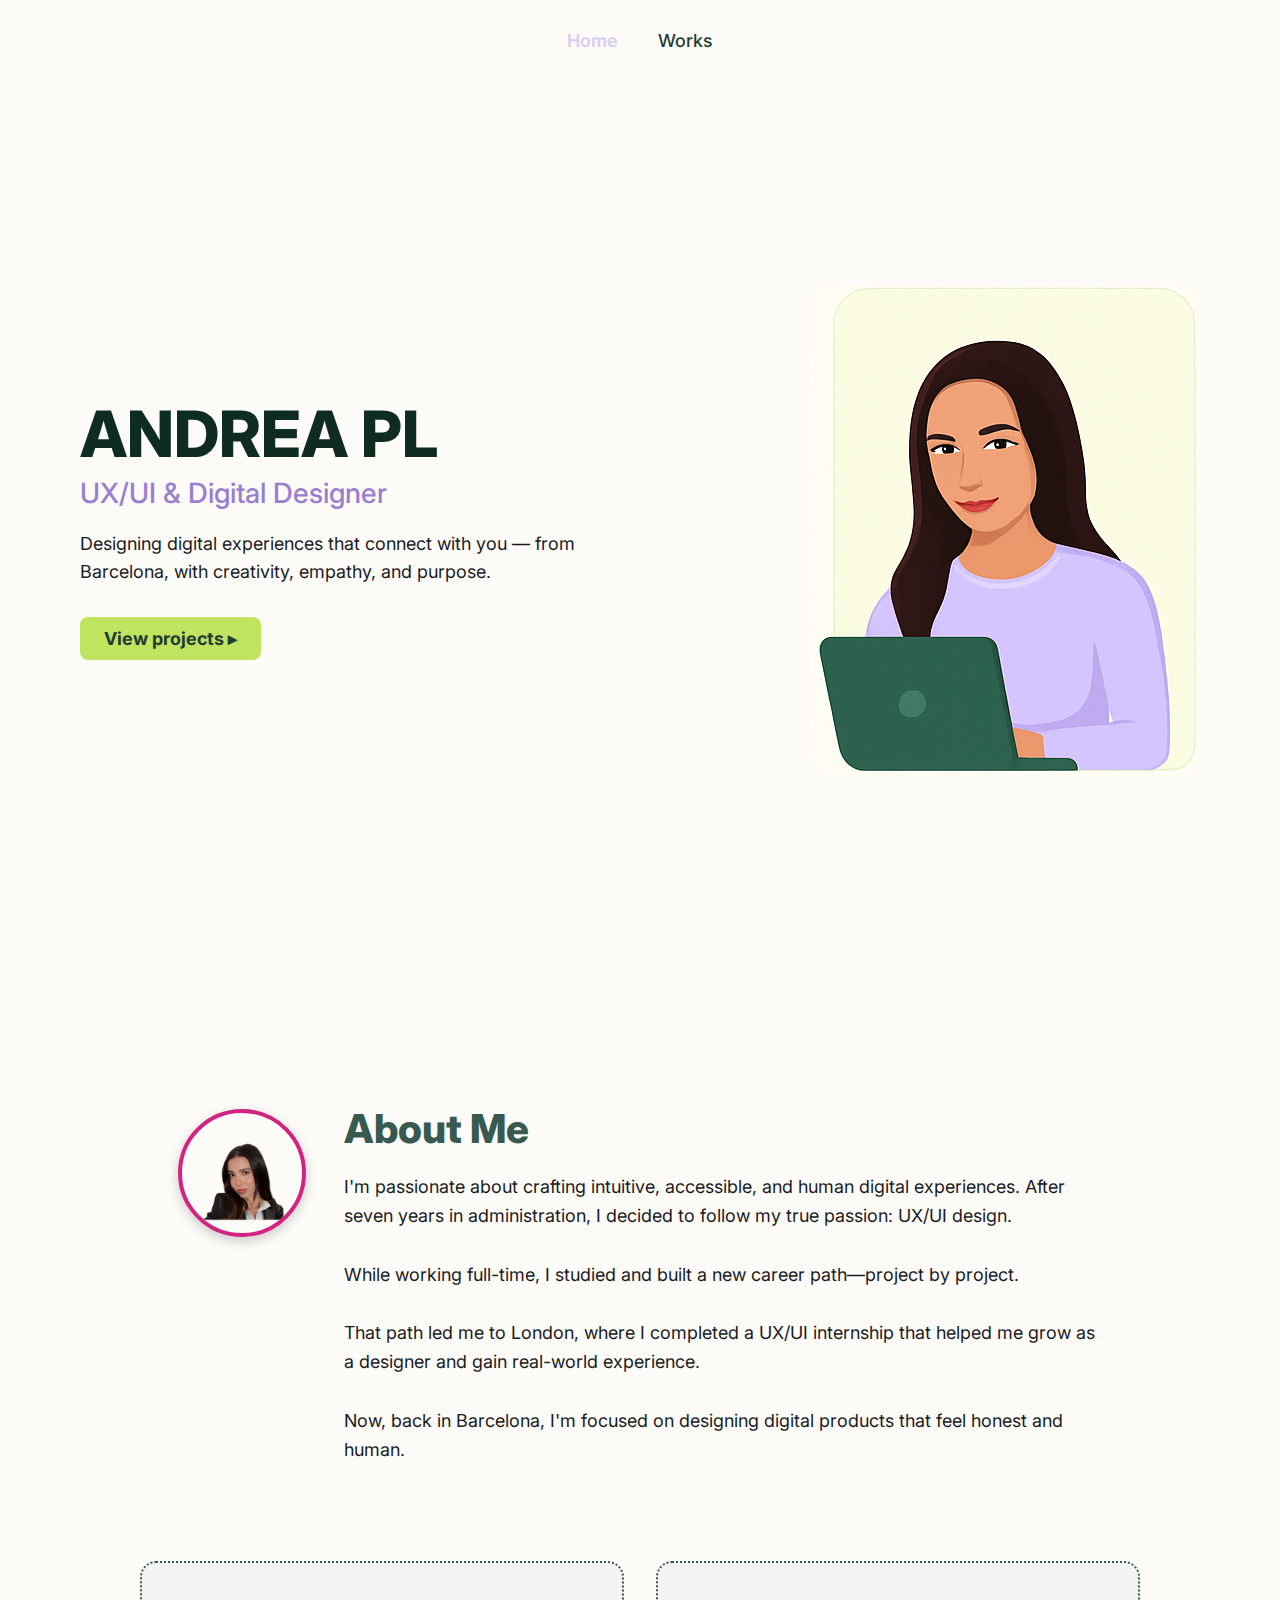
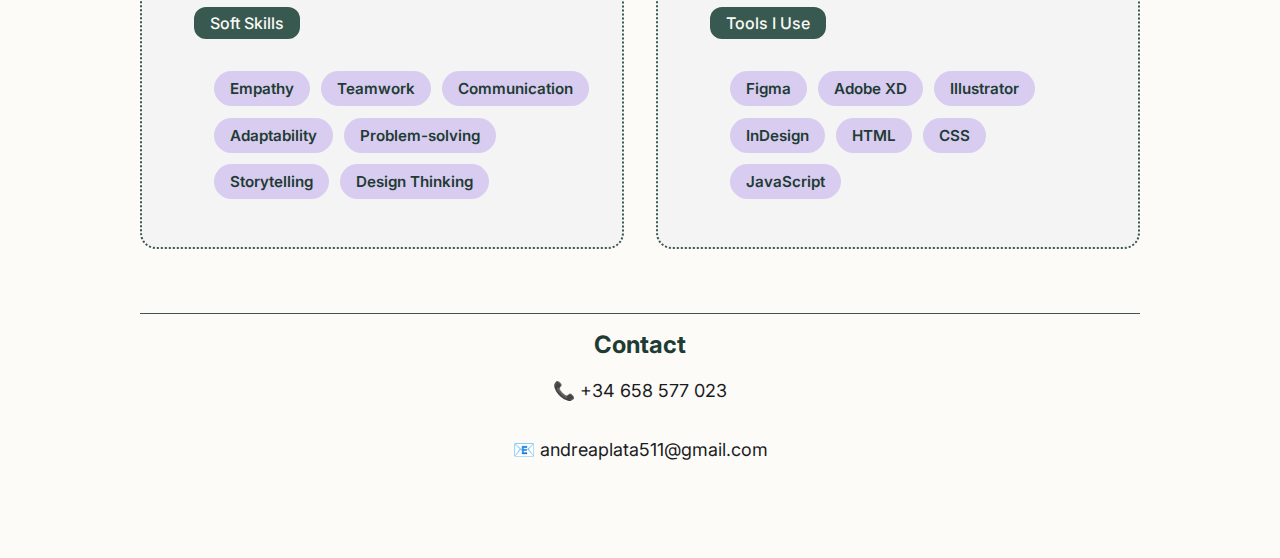
<file: index.html>
<!DOCTYPE html>
<html lang="es">
<head>
  <meta charset="UTF-8" />
  <meta name="viewport" content="width=device-width, initial-scale=1.0" />
  <title>Andrea Plata - UX/UI & Digital Designer</title>
  <link rel="stylesheet" href="styles.css" />
  <link href="https://fonts.googleapis.com/css2?family=Inter:wght@400;600;800&display=swap" rel="stylesheet">

</head>
<body> 
  <header class="navbar">
    <nav>
      <ul>
        <li class="active"><a href="index.html">Home</a></li>
        <li><a href="works.html">Works</a></li>
      </ul>
    </nav>
  </header>
  <div class="container">
    <div class="text-section">
      <h1><span>ANDREA</span><br>PLATA</h1>
      <h2>UX/UI & Digital Designer</h2>
      <p>Designing digital experiences that connect with you — from Barcelona, with creativity, empathy, and purpose.</p>
      <a href="works.html" class="btn">View projects ▸</a>
    </div>
    <div class="image-section">
      <img src="home-portfolio-andrea.png" alt="Andrea Plata ilustración">
    </div>
  </div>
  <main class="about-page">
    <!-- Intro with photo -->
    <section class="intro-photo">
  <div class="intro-image">
    <img src="foto-andrea.png" alt="Andrea Plata" />
  </div>

  <div class="intro-text">
    <h1 class="section-title">About Me</h1>
    <p>
      I'm passionate about crafting intuitive, accessible, and human digital experiences. After seven years in administration, I decided to follow my true passion: UX/UI design.
    </p>
    <p>
      While working full-time, I studied and built a new career path—project by project.
    </p>
    <p>
      That path led me to London, where I completed a UX/UI internship that helped me grow as a designer and gain real-world experience.
    </p>
    <p>
      Now, back in Barcelona, I'm focused on designing digital products that feel honest and human.
    </p>
    <div class="cta">
</div>
</section>
    <!-- Skills & Tools -->
    <section class="grid-section">
      <div class="grid-card">
        <h2 class="tag">Soft Skills</h2>
        <ul class="pill-list">
          <li>Empathy</li>
          <li>Teamwork</li>
          <li>Communication</li>
          <li>Adaptability</li>
          <li>Problem-solving</li>
          <li>Storytelling</li>
          <li>Design Thinking</li>
        </ul>
      </div>
      <div class="grid-card">
        <h2 class="tag">Tools I Use</h2>
        <ul class="pill-list">
          <li>Figma</li>
          <li>Adobe XD</li>
          <li>Illustrator</li>
          <li>InDesign</li>
          <li>HTML</li>
          <li>CSS</li>
          <li>JavaScript</li>
        </ul>
      </div>
    </section>

    <!-- Contact -->
    <section class="contact-section">
      <hr />
      <h3>Contact</h3>
      <p>📞 +34 658 577 023</p>
      <p>📧 andreaplata511@gmail.com</p>
    </section>
  </main>
  <script src="main.js"></script>
</body>
</html>
</file>
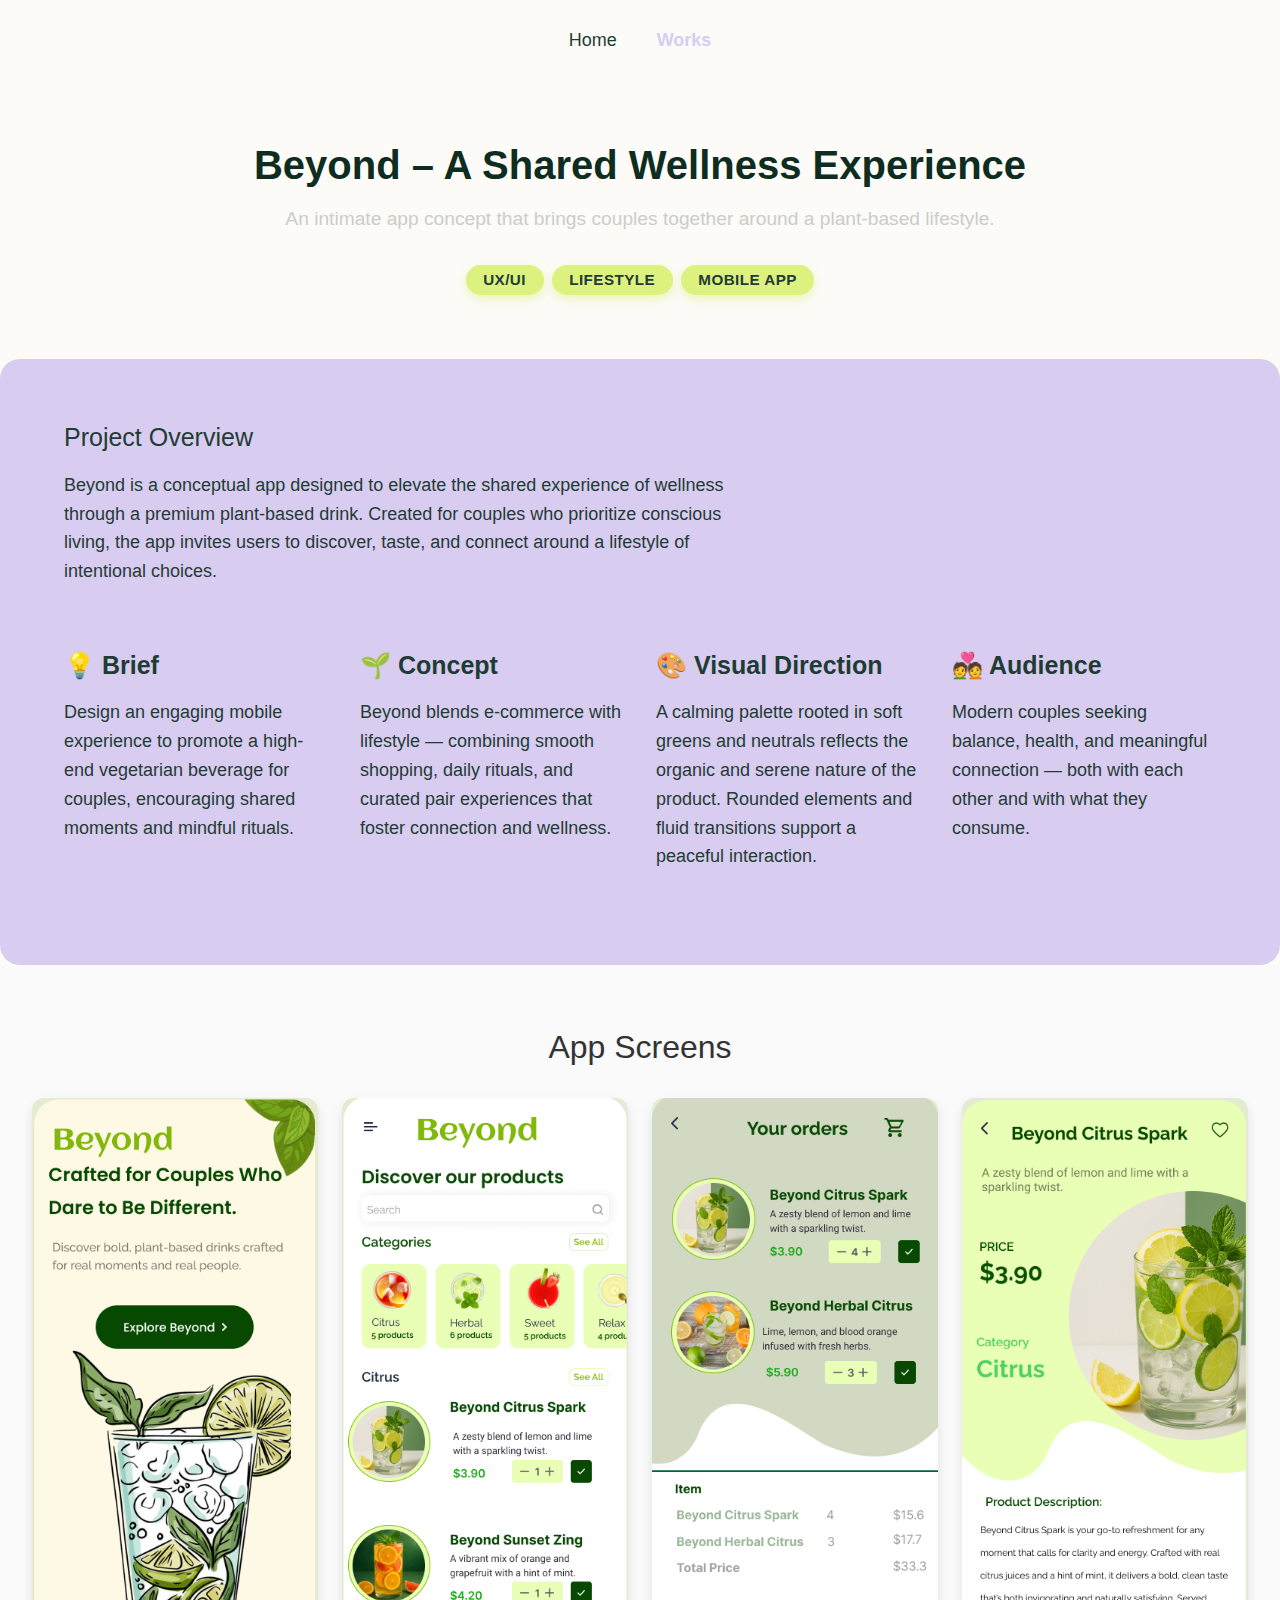
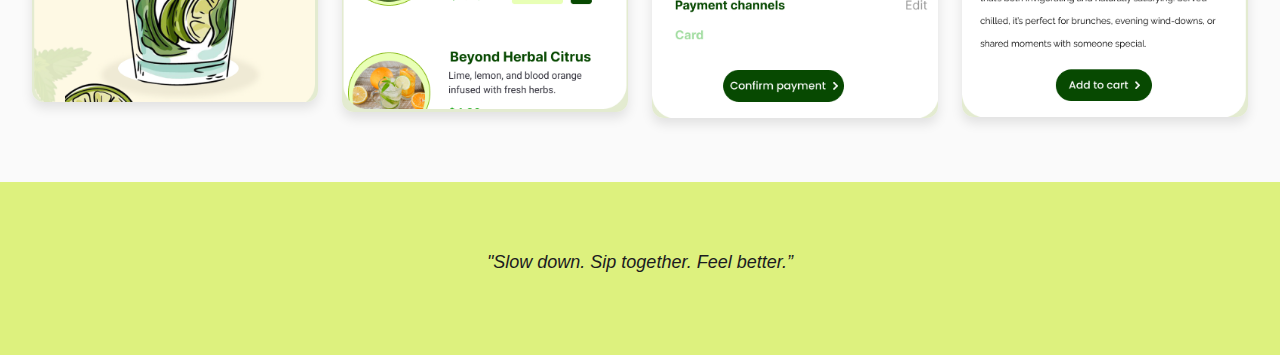
<file: beyond.html>
<!DOCTYPE html>
<html lang="en">
<head>
  <meta charset="UTF-8" />
  <meta name="viewport" content="width=device-width, initial-scale=1.0"/>
  <title>Custom Wellness App – UX/UI</title>
  <link rel="stylesheet" href="styles.css" />
</head>
<body>

  <header class="navbar">
    <nav>
      <ul>
        <li><a href="index.html">Home</a></li>
        <li class="active"><a href="works.html">Works</a></li>
      </ul>
    </nav>
  </header>

  <!-- HERO -->
  <section class="hero-case">
    <div class="hero-text">
      <h1>Beyond – A Shared Wellness Experience</h1>
      <p>An intimate app concept that brings couples together around a plant-based lifestyle.</p>
      <div class="tags">
        <span>UX/UI</span>
        <span>Lifestyle</span>
        <span>Mobile App</span>
      </div>
    </div>
  </section>

  <!-- PROJECT SUMMARY -->
 <!-- PROJECT SUMMARY -->
<section class="project-summary">
  <h2>Project Overview</h2>
  <p class="summary-intro">
    Beyond is a conceptual app designed to elevate the shared experience of wellness through a premium plant-based drink. Created for couples who prioritize conscious living, the app invites users to discover, taste, and connect around a lifestyle of intentional choices.
  </p>
  <div class="summary-grid">
    <div class="summary-point">
      <h4>💡 Brief</h4>
      <p>Design an engaging mobile experience to promote a high-end vegetarian beverage for couples, encouraging shared moments and mindful rituals.</p>
    </div>
    <div class="summary-point">
      <h4>🌱 Concept</h4>
      <p>Beyond blends e-commerce with lifestyle — combining smooth shopping, daily rituals, and curated pair experiences that foster connection and wellness.</p>
    </div>
    <div class="summary-point">
      <h4>🎨 Visual Direction</h4>
      <p>A calming palette rooted in soft greens and neutrals reflects the organic and serene nature of the product. Rounded elements and fluid transitions support a peaceful interaction.</p>
    </div>
    <div class="summary-point">
      <h4>💑 Audience</h4>
      <p>Modern couples seeking balance, health, and meaningful connection — both with each other and with what they consume.</p>
    </div>
  </div>
</section>

  <!-- VISUAL SCREENS -->
 <section class="visual-screens-clean">
  <h2>App Screens</h2>
  <div class="screen-grid">
    <img src="beyond%201.png" alt="Home screen of wellness app">
    <img src="Beyond%202.png" alt="Routine selector screen">
    <img src="beyond3.png" alt="Breathing exercise screen">
    <img src="beyond.png" alt="User profile or settings screen">
  </div>
</section>


  <!-- QUOTE -->
  <section class="quote-block">
    <p>"Slow down. Sip together. Feel better.”</p>
  </section>
<div id="imageModal" class="modal">
    <span class="close">&times;</span>
  <img class="modal-content" id="modalImage" src="[data-uri]" alt="">
  </div>

  <!-- JS externo -->
  <script src="main.js"></script>
</body>
</html>
</file>
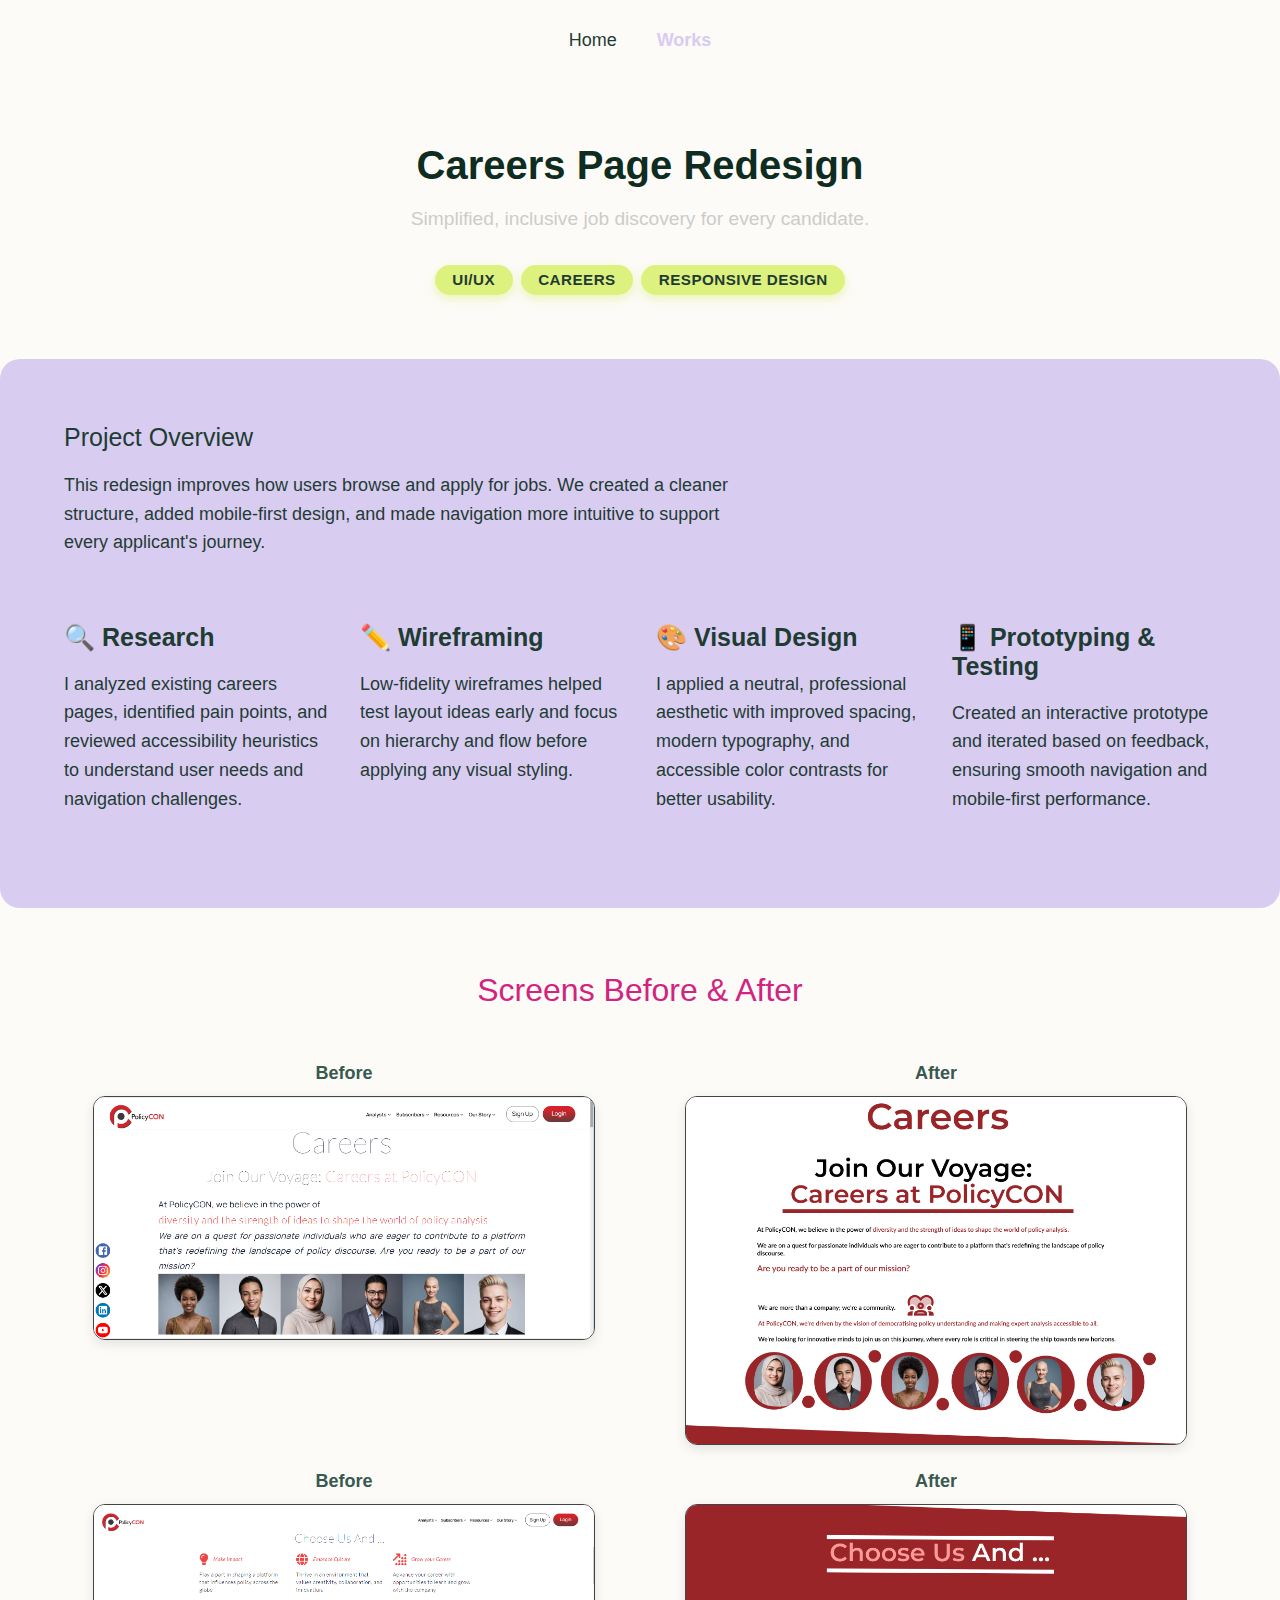
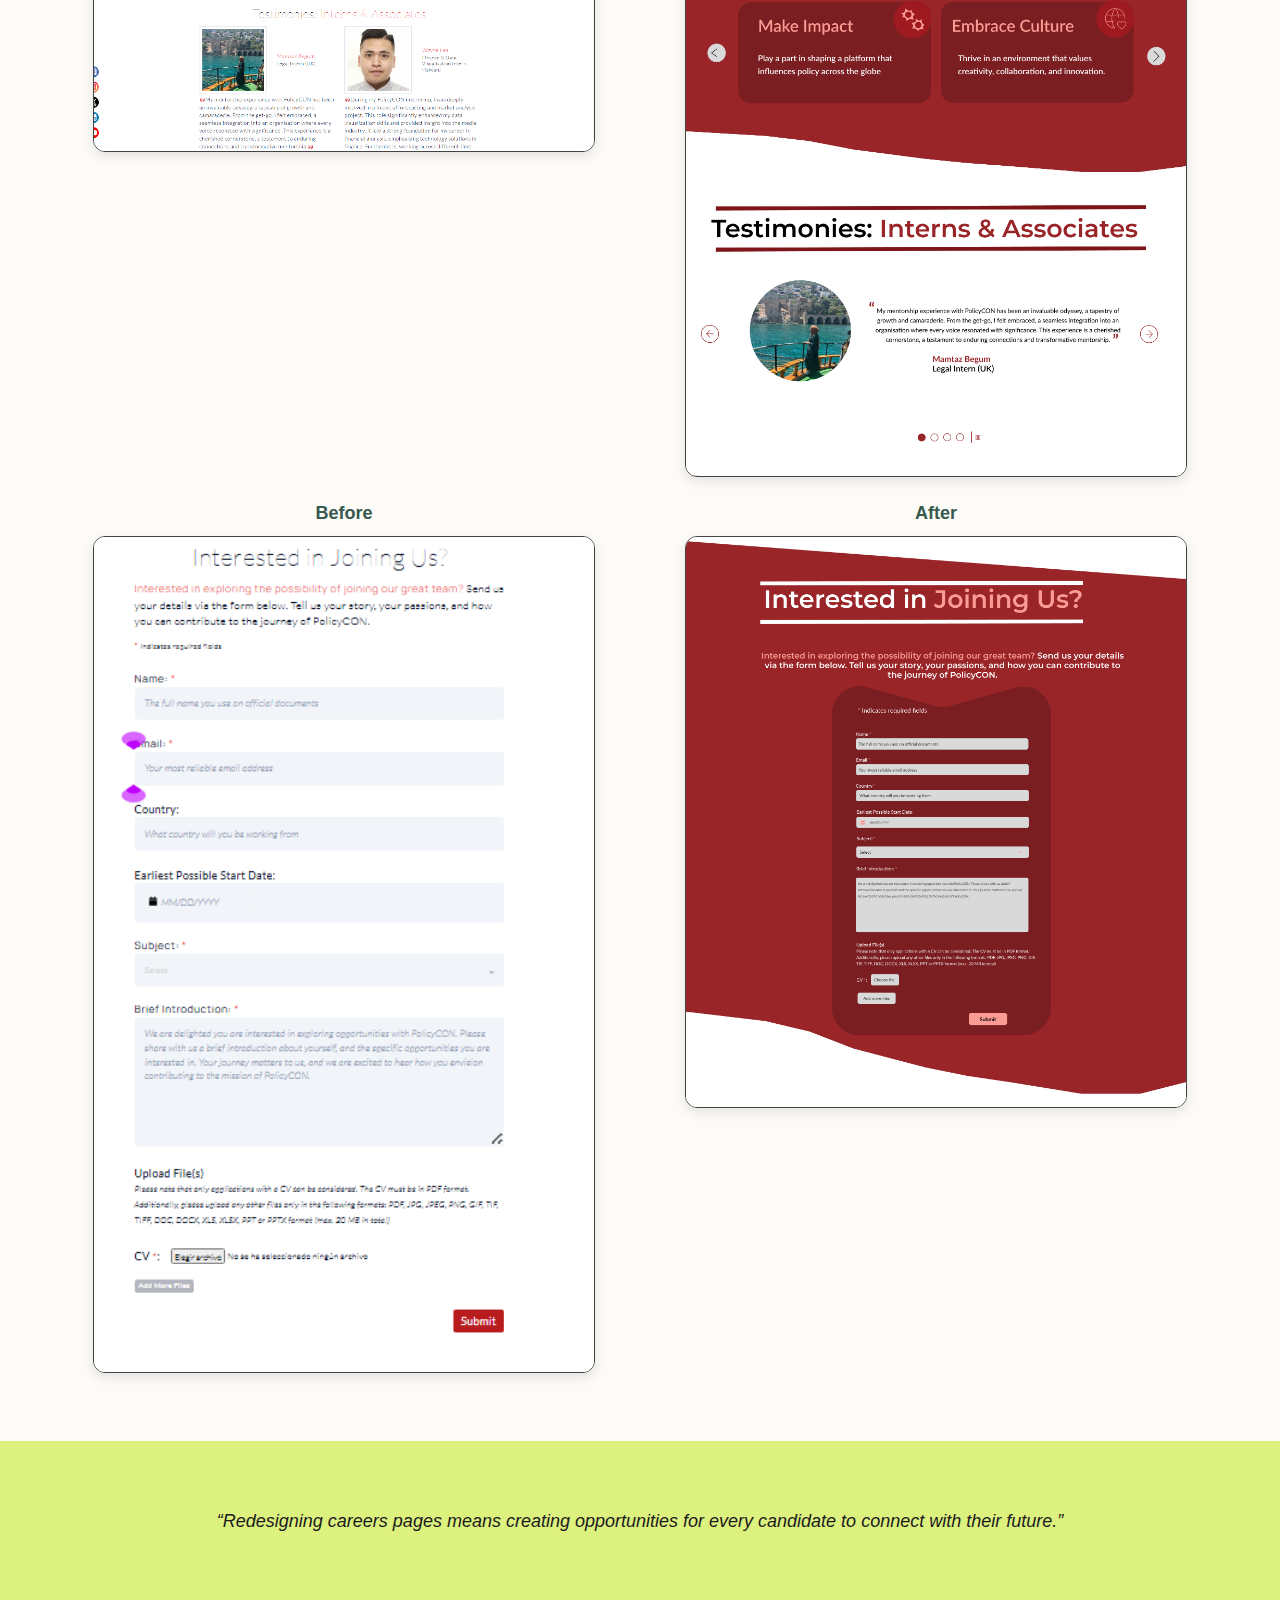
<file: carrers.html>
<!DOCTYPE html>
<html lang="en">
<head>
  <meta charset="UTF-8" />
  <meta name="viewport" content="width=device-width, initial-scale=1.0"/>
  <title>Careers Page Redesign – PolicyCON</title>
  <link rel="stylesheet" href="styles.css" />
</head>
<body>
  <header class="navbar">
    <nav>
      <ul>
        <li><a href="index.html">Home</a></li>
        <li class="active"><a href="works.html">Works</a></li>
      </ul>
    </nav>
  </header>

  <!-- HERO -->
  <section class="hero-case">
    <div class="hero-text">
      <h1>Careers Page Redesign</h1>
      <p>Simplified, inclusive job discovery for every candidate.</p>
      <div class="tags">
        <span>UI/UX</span>
        <span>Careers</span>
        <span>Responsive Design</span>
      </div>
    </div>
  </section>

  <!-- PROJECT SUMMARY -->
  <section class="project-summary">
    <h2>Project Overview</h2>
    <p class="summary-intro">
      This redesign improves how users browse and apply for jobs. We created a cleaner structure, added mobile-first design, and made navigation more intuitive to support every applicant's journey.
    </p>
    <div class="summary-grid">
      <div class="summary-point">
      <h4>🔍 Research</h4>
      <p>I analyzed existing careers pages, identified pain points, and reviewed accessibility heuristics to understand user needs and navigation challenges.</p>
    </div>
    <div class="summary-point">
      <h4>✏️ Wireframing</h4>
      <p>Low-fidelity wireframes helped test layout ideas early and focus on hierarchy and flow before applying any visual styling.</p>
    </div>
    <div class="summary-point">
      <h4>🎨 Visual Design</h4>
      <p>I applied a neutral, professional aesthetic with improved spacing, modern typography, and accessible color contrasts for better usability.</p>
    </div>
    <div class="summary-point">
      <h4>📱 Prototyping & Testing</h4>
      <p>Created an interactive prototype and iterated based on feedback, ensuring smooth navigation and mobile-first performance.</p>
    </div>
    </div>
  </section>

  <!-- VISUAL COMPARISON -->
  <section class="visual-modules comparison-style">
    <h2>Screens Before & After</h2>

    <div class="compare-grid">
      <div class="compare-item">
        <p>Before</p>
        <img src="careers-before1.png" alt="Old careers layout">
         <div class="hover-text">🔍 Open</div>
      </div>
      <div class="compare-item">
        <p>After</p>
        <img src="careers-after1.png" alt="New careers layout">
         <div class="hover-text">🔍 Open</div>
      </div>
    </div>

    <div class="compare-grid">
      <div class="compare-item">
        <p>Before</p>
        <img src="careers-before2.png" alt="Old mobile layout">
         <div class="hover-text">🔍 Open</div>
      </div>
      <div class="compare-item">
        <p>After </p>
        <img src="careers-after2.png" alt="New mobile layout">
         <div class="hover-text">🔍 Open</div>
      </div>
    </div>

    <div class="compare-grid">
      <div class="compare-item">
        <p>Before</p>
        <img src="careers-before3.png" alt="Old application UX">
         <div class="hover-text">🔍 Open</div>
      </div>
      <div class="compare-item">
        <p>After</p>
        <img src="careers-after3.png" alt="New application UX">
         <div class="hover-text">🔍 Open</div>
      </div>
    </div>
  </section>

  <!-- QUOTE -->
  <section class="quote-block">
    <p>“Redesigning careers pages means creating opportunities for every candidate to connect with their future.”</p>
  </section>
  <div id="imageModal" class="modal">
    <span class="close">&times;</span>
  <img class="modal-content" id="modalImage" src="[data-uri]" alt="">
  </div>

  <!-- JS externo -->
  <script src="main.js"></script>
</body>
</html>
</file>
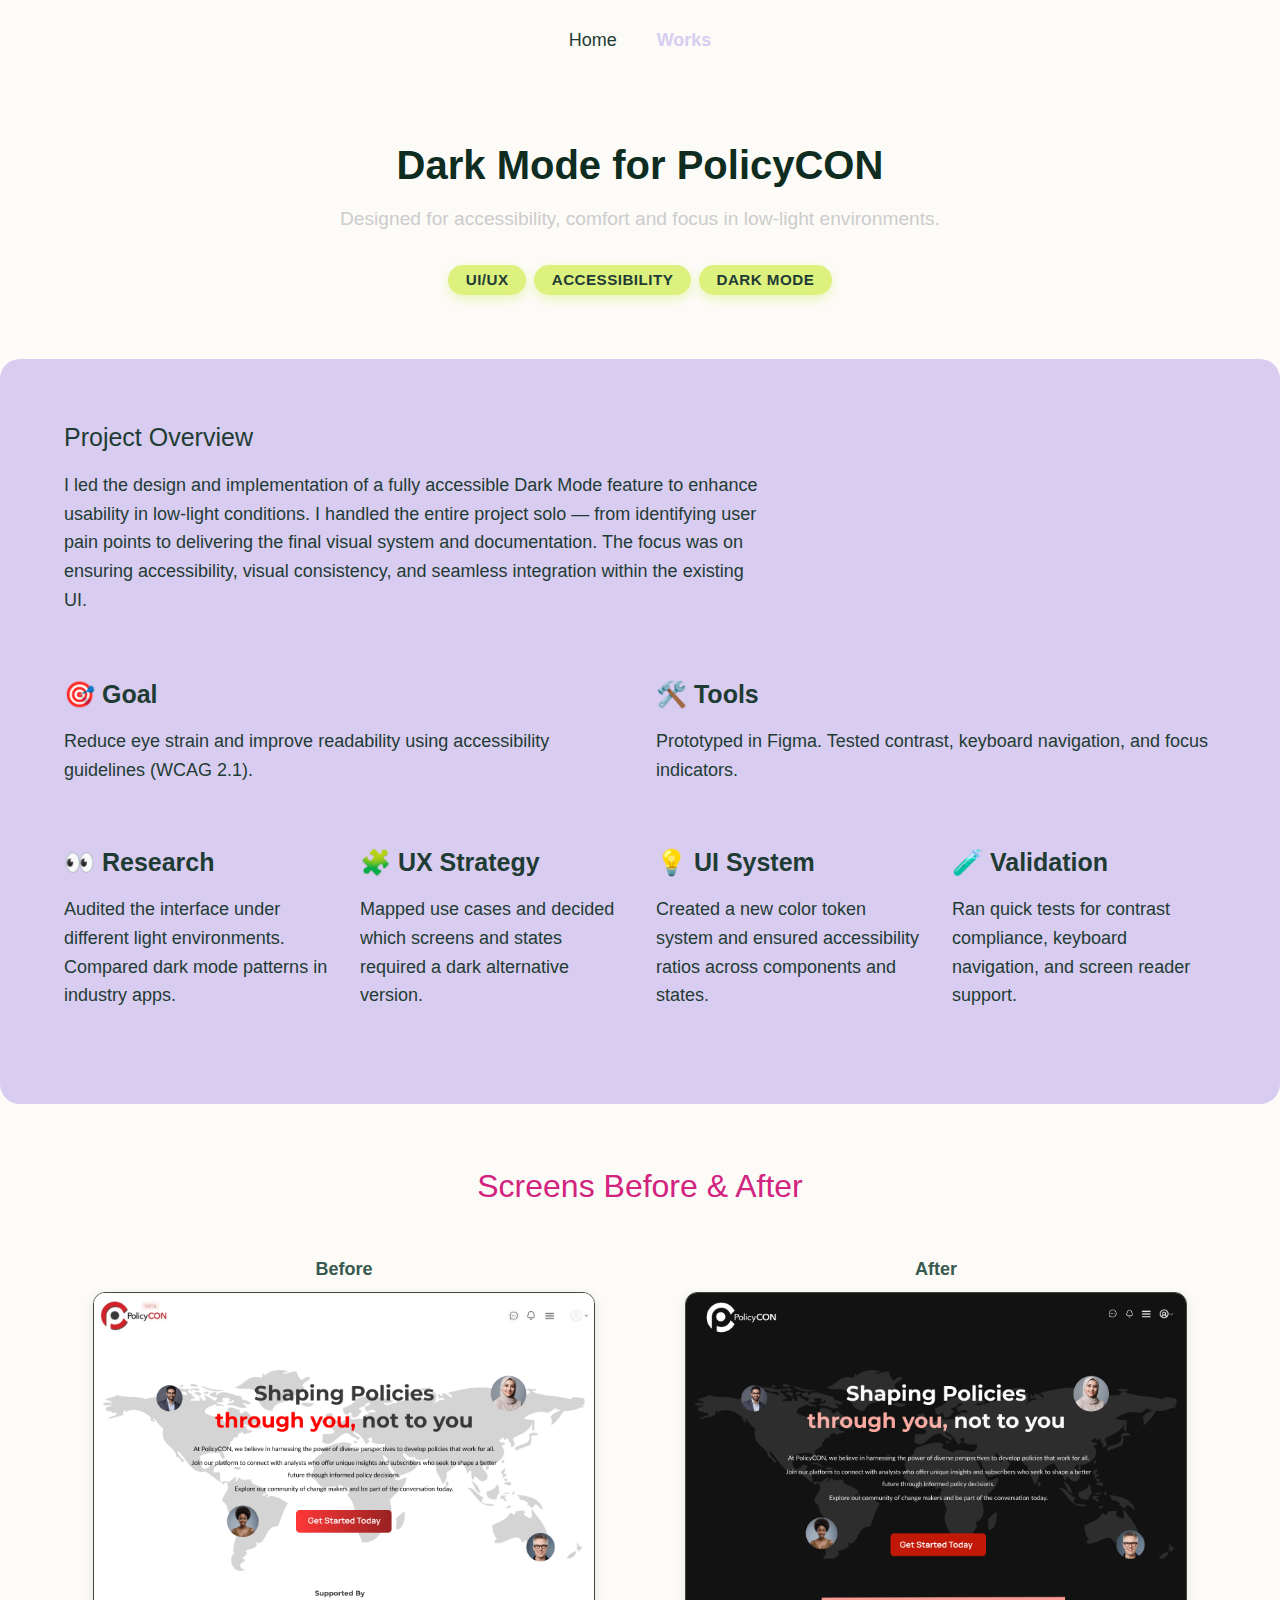
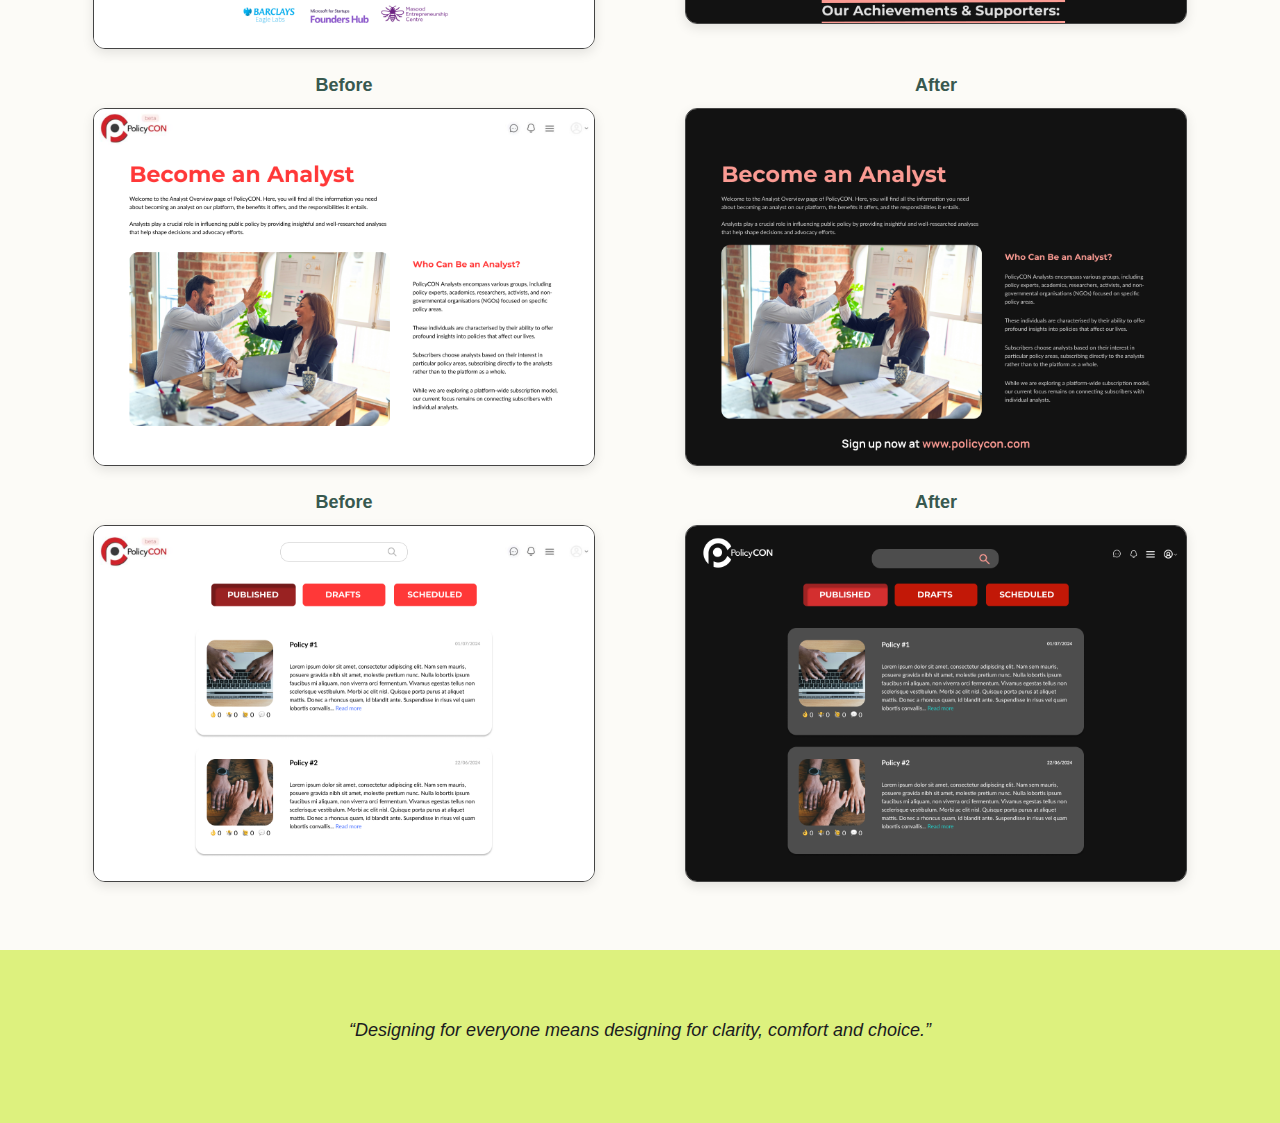
<file: darkmode.html>
<!DOCTYPE html>
<html lang="en">
<head>
  <meta charset="UTF-8" />
  <meta name="viewport" content="width=device-width, initial-scale=1.0"/>
  <title>Dark Mode – PolicyCON</title>
  <link rel="stylesheet" href="styles.css" />
</head>
<body>
  <header class="navbar">
    <nav>
      <ul>
        <li><a href="index.html">Home</a></li>
        <li class="active"><a href="works.html">Works</a></li>
      </ul>
    </nav>
  </header>

  <!-- HERO -->
  <section class="hero-case">
    <div class="hero-text">
      <h1>Dark Mode for PolicyCON</h1>
      <p>Designed for accessibility, comfort and focus in low-light environments.</p>
      <div class="tags">
        <span>UI/UX</span>
        <span>Accessibility</span>
        <span>Dark Mode</span>
      </div>
    </div>
  </section>

  <!-- PROJECT SUMMARY -->
  <section class="project-summary">
    <h2>Project Overview</h2>
    <p class="summary-intro">
      I led the design and implementation of a fully accessible Dark Mode feature to enhance usability in low-light conditions. I handled the entire project solo — from identifying user pain points to delivering the final visual system and documentation. The focus was on ensuring accessibility, visual consistency, and seamless integration within the existing UI.
    </p>
    <div class="summary-grid">
      <div class="summary-point">
        <h4>🎯 Goal</h4>
        <p>Reduce eye strain and improve readability using accessibility guidelines (WCAG 2.1).</p>
      </div>
      <div class="summary-point">
        <h4>🛠️ Tools</h4>
        <p>Prototyped in Figma. Tested contrast, keyboard navigation, and focus indicators.</p>
      </div>
    </div>
  <div class="summary-grid">
    <div class="summary-point">
      <h4>👀 Research</h4>
      <p>Audited the interface under different light environments. Compared dark mode patterns in industry apps.</p>
    </div>
    <div class="summary-point">
      <h4>🧩 UX Strategy</h4>
      <p>Mapped use cases and decided which screens and states required a dark alternative version.</p>
    </div>
    <div class="summary-point">
      <h4>💡 UI System</h4>
      <p>Created a new color token system and ensured accessibility ratios across components and states.</p>
    </div>
    <div class="summary-point">
      <h4>🧪 Validation</h4>
      <p>Ran quick tests for contrast compliance, keyboard navigation, and screen reader support.</p>
    </div>
  </div>
  </section>

  <!-- COMPARISON VISUAL -->
  <section class="visual-modules comparison-style">
    <h2>Screens Before & After</h2>
    <div class="compare-grid">
      <div class="compare-item">
        <p>Before</p>
        <img src="before1.png" alt="Old app UI">
      </div>
      <div class="compare-item">
        <p>After</p>
        <img src="after1.png" alt="Redesigned UI">
      </div>
    </div>
       <div class="compare-grid">
        <div class="compare-item">
          <p class="label">Before</p>
          <img src="before2.png" alt="Before screen 2">
        </div>
        <div class="compare-item">
          <p class="label">After</p>
          <img src="after2.png" alt="After screen 2">
        </div>
      </div>
      <div class="compare-grid">
        <div class="compare-item">
          <p class="label">Before</p>
          <img src="before3.png" alt="Before screen 3">
        </div>
        <div class="compare-item">
          <p class="label">After</p>
          <img src="after3.png" alt="After screen 3">
        </div>
      </div>
  </section>

  <!-- QUOTE -->
  <section class="quote-block">
    <p>“Designing for everyone means designing for clarity, comfort and choice.”</p>
  </section>
  <div id="imageModal" class="modal">
    <span class="close">&times;</span>
  <img class="modal-content" id="modalImage" src="[data-uri]" alt="">
  </div>

  <!-- JS externo -->
  <script src="main.js"></script>
</body>
</html>
</file>
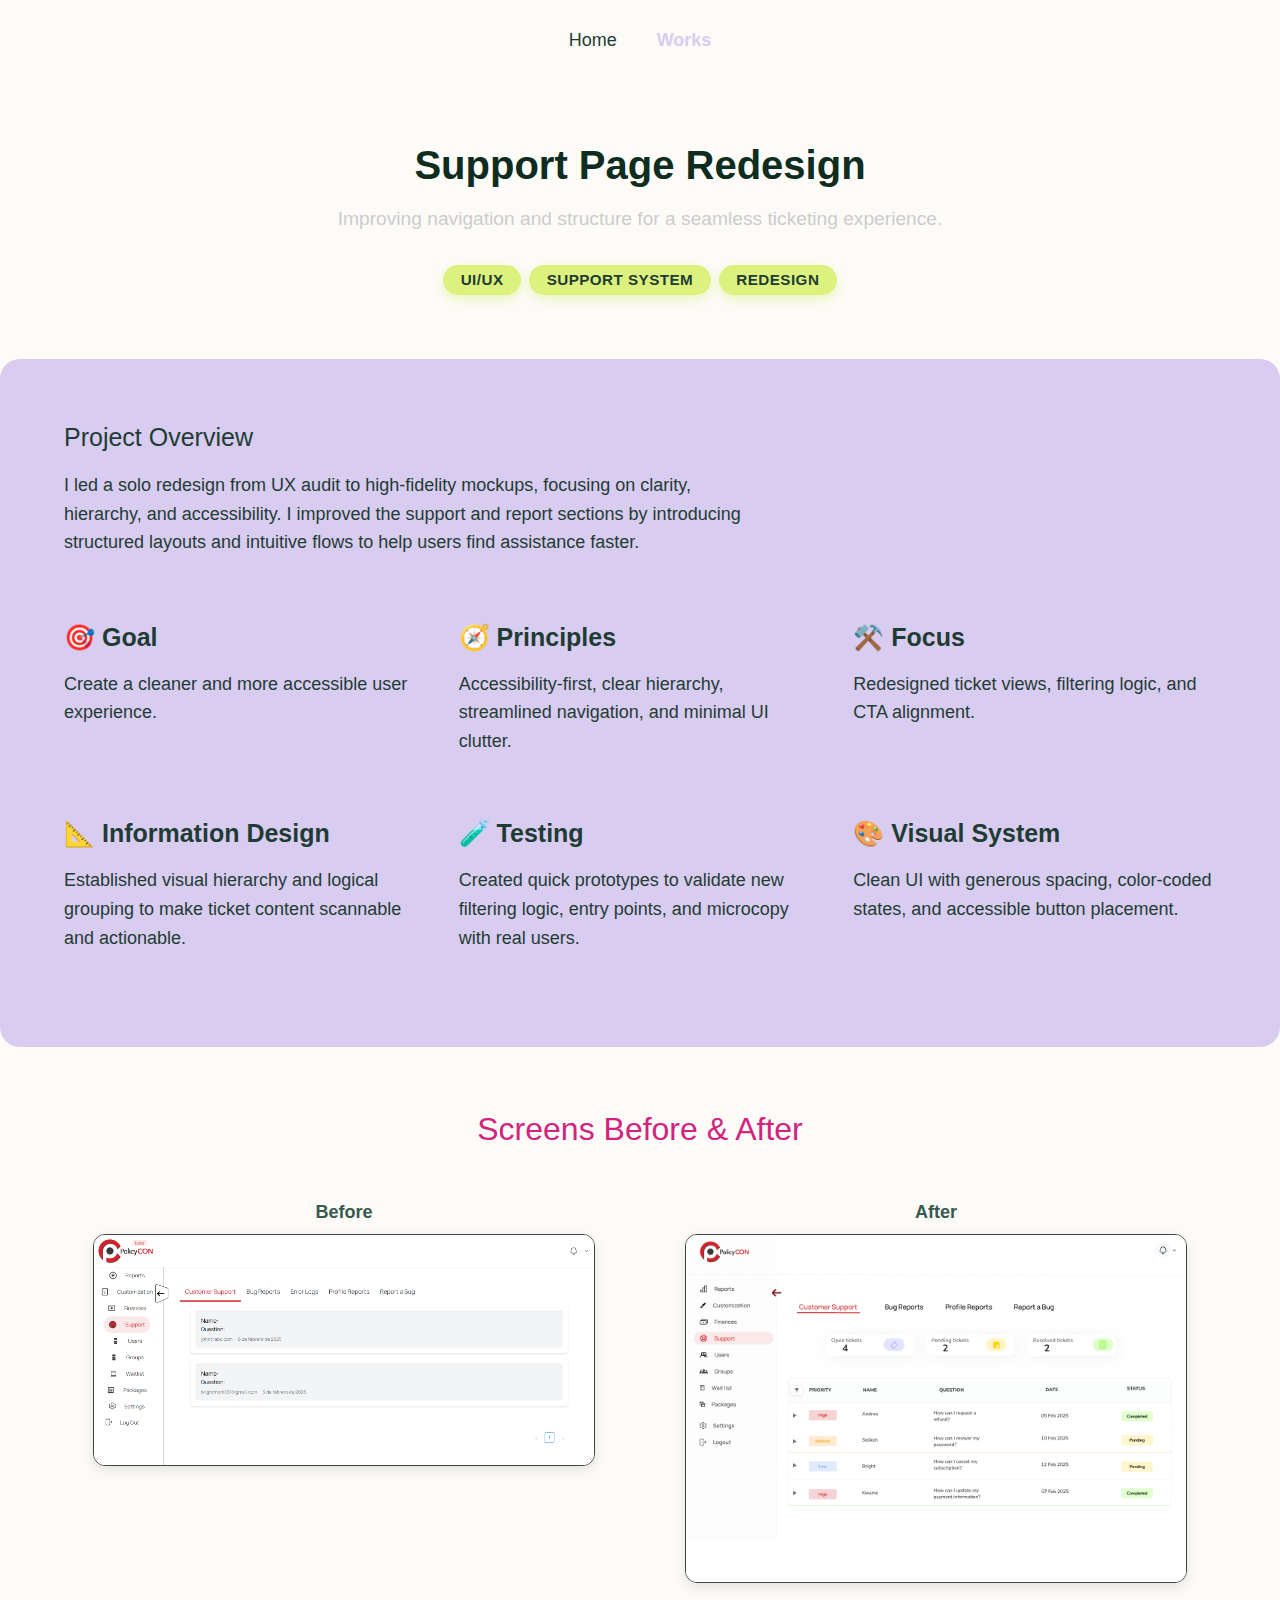
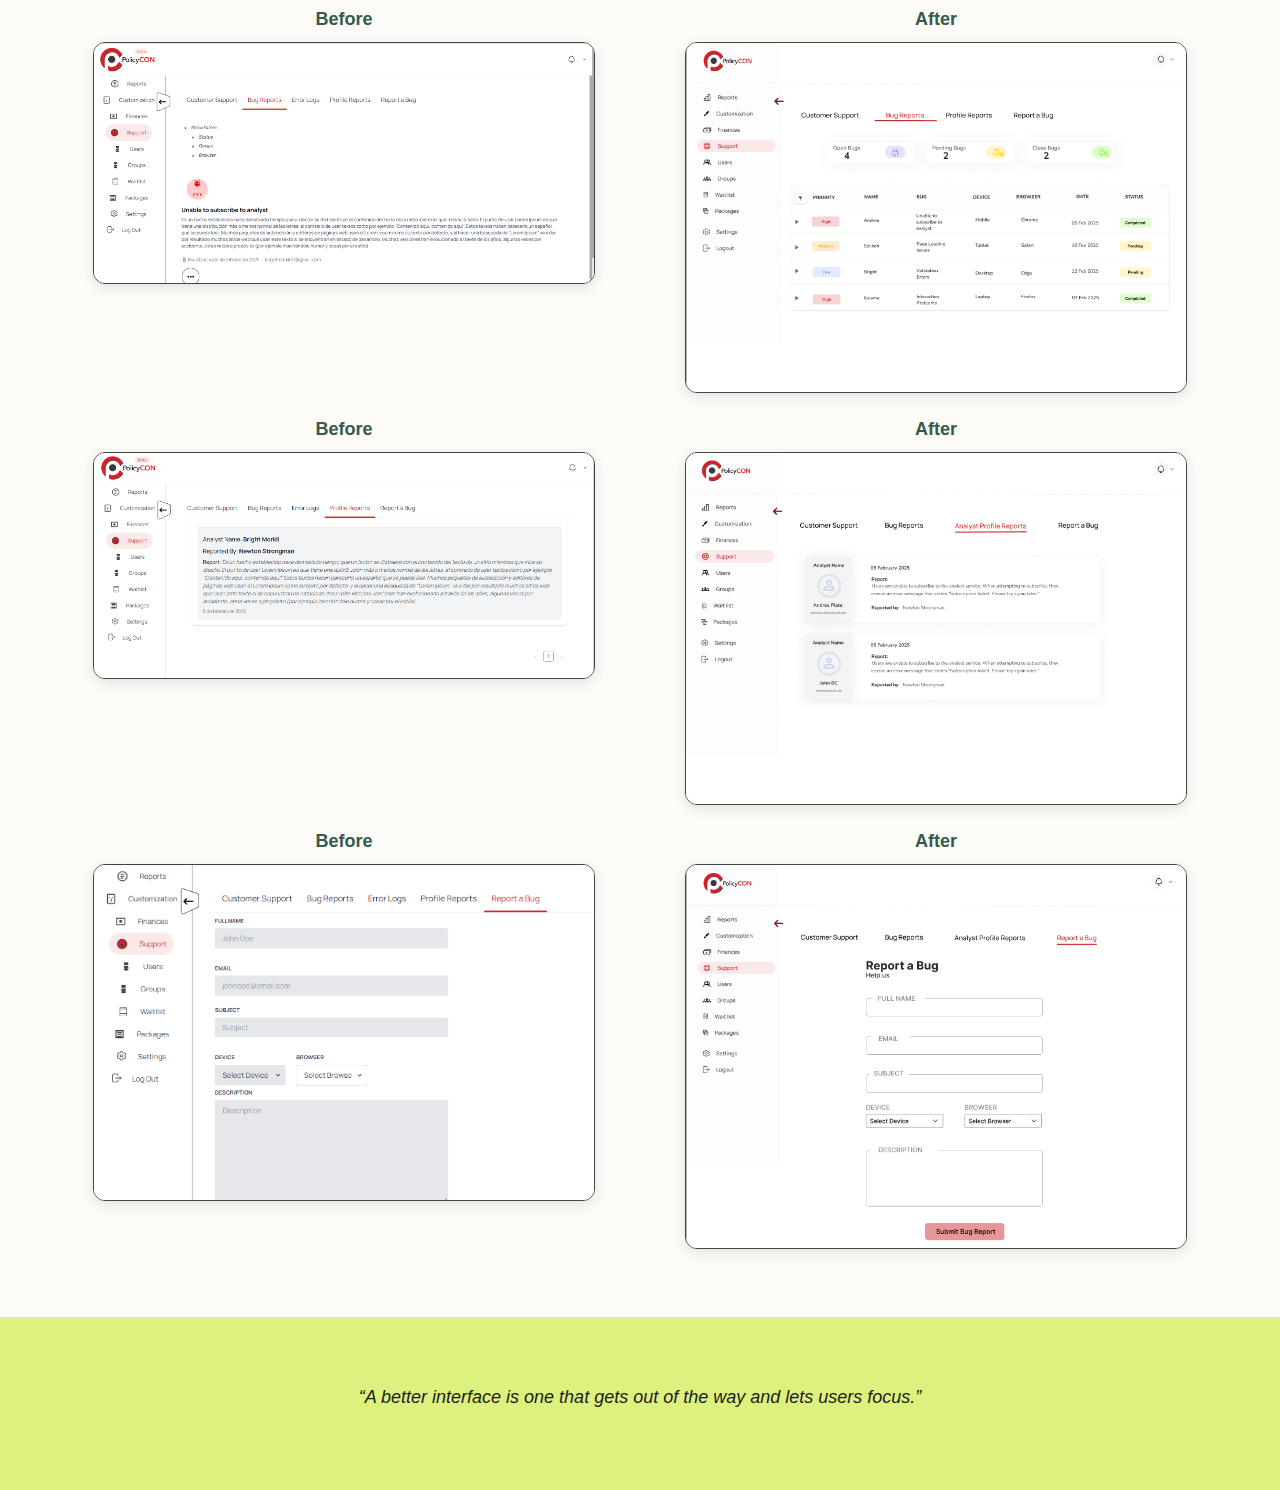
<file: support.html>
<!DOCTYPE html>
<html lang="en">
<head>
  <meta charset="UTF-8" />
  <meta name="viewport" content="width=device-width, initial-scale=1.0"/>
  <title>Support Page Redesign – PolicyCON</title>
  <link rel="stylesheet" href="styles.css" />
</head>
<body>
  <header class="navbar">
    <nav>
      <ul>
        <li><a href="index.html">Home</a></li>
        <li class="active"><a href="works.html">Works</a></li>
      </ul>
    </nav>
  </header>

  <!-- HERO -->
  <section class="hero-case">
    <div class="hero-text">
      <h1>Support Page Redesign</h1>
      <p>Improving navigation and structure for a seamless ticketing experience.</p>
      <div class="tags">
        <span>UI/UX</span>
        <span>Support System</span>
        <span>Redesign</span>
      </div>
    </div>
  </section>

  <!-- OVERVIEW + PRINCIPLES -->
  <section class="project-summary">
    <h2>Project Overview</h2>
    <p class="summary-intro">
    I led a solo redesign from UX audit to high-fidelity mockups, focusing on clarity, hierarchy, and accessibility. I improved the support and report sections by introducing structured layouts and intuitive flows to help users find assistance faster.
    </p>
    <div class="summary-grid">
      <div class="summary-point">
        <h4>🎯 Goal</h4>
        <p>Create a cleaner and more accessible user experience.</p>
      </div>
      <div class="summary-point">
        <h4>🧭 Principles</h4>
        <p>Accessibility-first, clear hierarchy, streamlined navigation, and minimal UI clutter.</p>
      </div>
      <div class="summary-point">
        <h4>⚒️ Focus</h4>
        <p>Redesigned ticket views, filtering logic, and CTA alignment.</p>
      </div>
    </div>
  <div class="summary-grid">
    <div class="summary-point">
      <h4>📐 Information Design</h4>
      <p>Established visual hierarchy and logical grouping to make ticket content scannable and actionable.</p>
    </div>
    <div class="summary-point">
      <h4>🧪 Testing</h4>
      <p>Created quick prototypes to validate new filtering logic, entry points, and microcopy with real users.</p>
    </div>
    <div class="summary-point">
      <h4>🎨 Visual System</h4>
      <p>Clean UI with generous spacing, color-coded states, and accessible button placement.</p>
    </div>
  </div>
  </section>

  <!-- VISUAL COMPARISON -->
  <section class="visual-modules comparison-style">
    <h2>Screens Before & After</h2>

    <div class="compare-grid">
      <div class="compare-item">
        <p>Before</p>
        <img src="before.support1.png" alt="Old support page">
      </div>
      <div class="compare-item">
        <p>After</p>
        <img src="after.support1.png" alt="New support page">
      </div>
    </div>

    <div class="compare-grid">
      <div class="compare-item">
        <p>Before</p>
        <img src="before.support2.png" alt="Old report view">
      </div>
      <div class="compare-item">
        <p>After</p>
        <img src="after.support2.png" alt="New report view">
      </div>
    </div>
     <div class="compare-grid">
      <div class="compare-item">
        <p>Before</p>
        <img src="before.support3.png" alt="Old support page">
      </div>
      <div class="compare-item">
        <p>After</p>
        <img src="after.support3.png" alt="New support page">
      </div>
    </div>
     <div class="compare-grid">
      <div class="compare-item">
        <p>Before</p>
        <img src="before.support4.png" alt="Old support page">
      </div>
      <div class="compare-item">
        <p>After</p>
        <img src="after.support4.png" alt="New support page">
      </div>
    </div>
  </section>

  <!-- QUOTE -->
  <section class="quote-block">
    <p>“A better interface is one that gets out of the way and lets users focus.”</p>
  </section>
  <div id="imageModal" class="modal">
    <span class="close">&times;</span>
  <img class="modal-content" id="modalImage" src="[data-uri]" alt="">
  </div>

  <!-- JS externo -->
  <script src="main.js"></script>
</body>
</html>
</file>
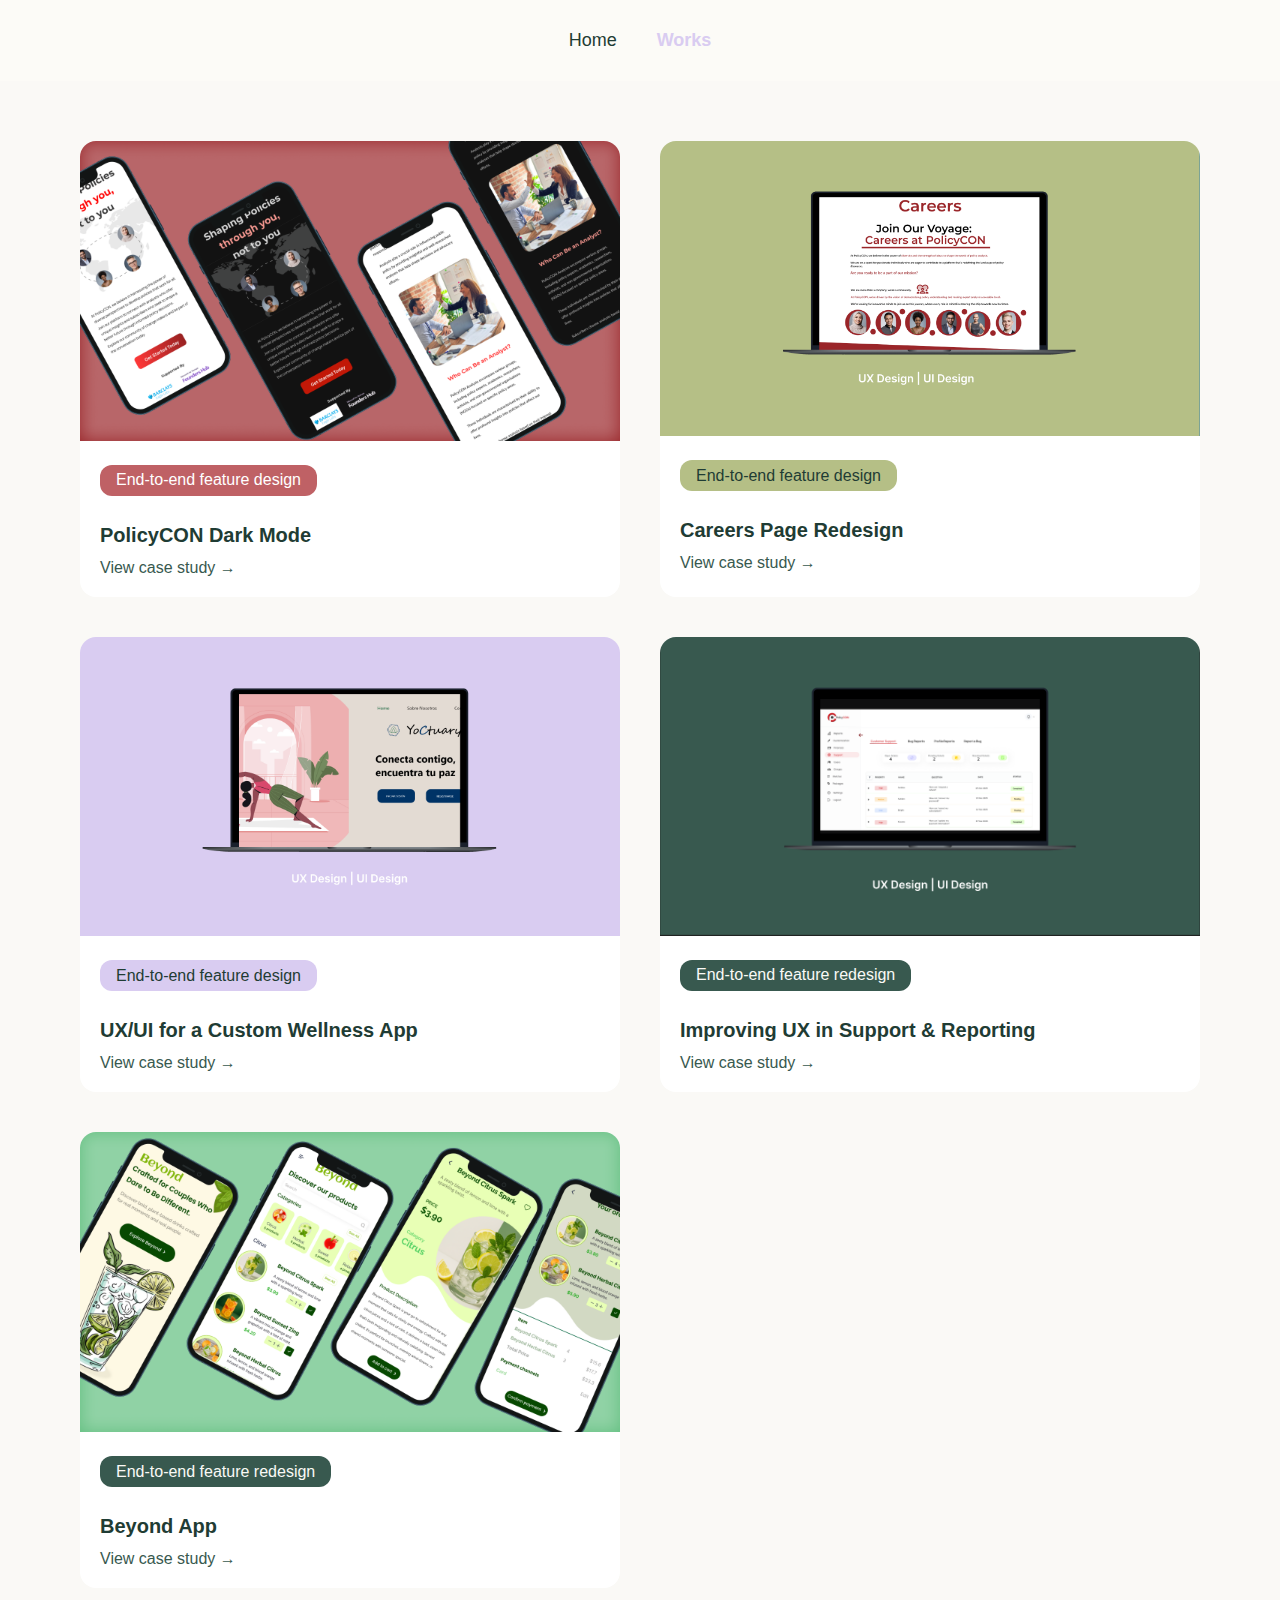
<file: works.html>
<!DOCTYPE html>
<html lang="es">
<head>
  <meta charset="UTF-8" />
  <meta name="viewport" content="width=device-width, initial-scale=1.0" />
  <title>Proyectos - Andrea Plata</title>
  <link rel="stylesheet" href="styles.css" />
</head>
<body>
  <header class="navbar">
   <nav>
      <ul>
        <li><a href="index.html">Home</a></li>
        <li class="active"><a href="works.html">Works</a></li>
      </ul>
    </nav>
  </header>

  <main class="works-container">
    <div class="project-card">
      <img src="project1.png" alt="PolicyCON Dark Mode" />
      <span class="tag green">End-to-end feature design</span>
      <h3>PolicyCON Dark Mode</h3>
      <a href="darkmode.html">View case study →</a>
    </div>

    <div class="project-card">
      <img src="project2.png" alt="Careers Page Redesign" />
      <span class="tag lime">End-to-end feature design</span>
      <h3>Careers Page Redesign</h3>
      <a href="carrers.html">View case study →</a>
    </div>

    <div class="project-card">
      <img src="project3.png" alt="Custom Wellness App" />
      <span class="tag purple">End-to-end feature design</span>
      <h3>UX/UI for a Custom Wellness App</h3>
      <a href="yoctuary.html">View case study →</a>
    </div>

    <div class="project-card">
      <img src="project4.png" alt="UX in Support & Reporting" />
      <span class="tag alt">End-to-end feature redesign</span>
      <h3>Improving UX in Support & Reporting</h3>
      <a href="support.html">View case study →</a>
    </div>
    <div class="project-card">
      <img src="project5.png" alt="UX in Support & Reporting" />
      <span class="tag alt">End-to-end feature redesign</span>
      <h3>Beyond App</h3>
      <a href="beyond.html">View case study →</a>
    </div>
  </main>
  <script src="main.js"></script>
</body>
</html>
</file>
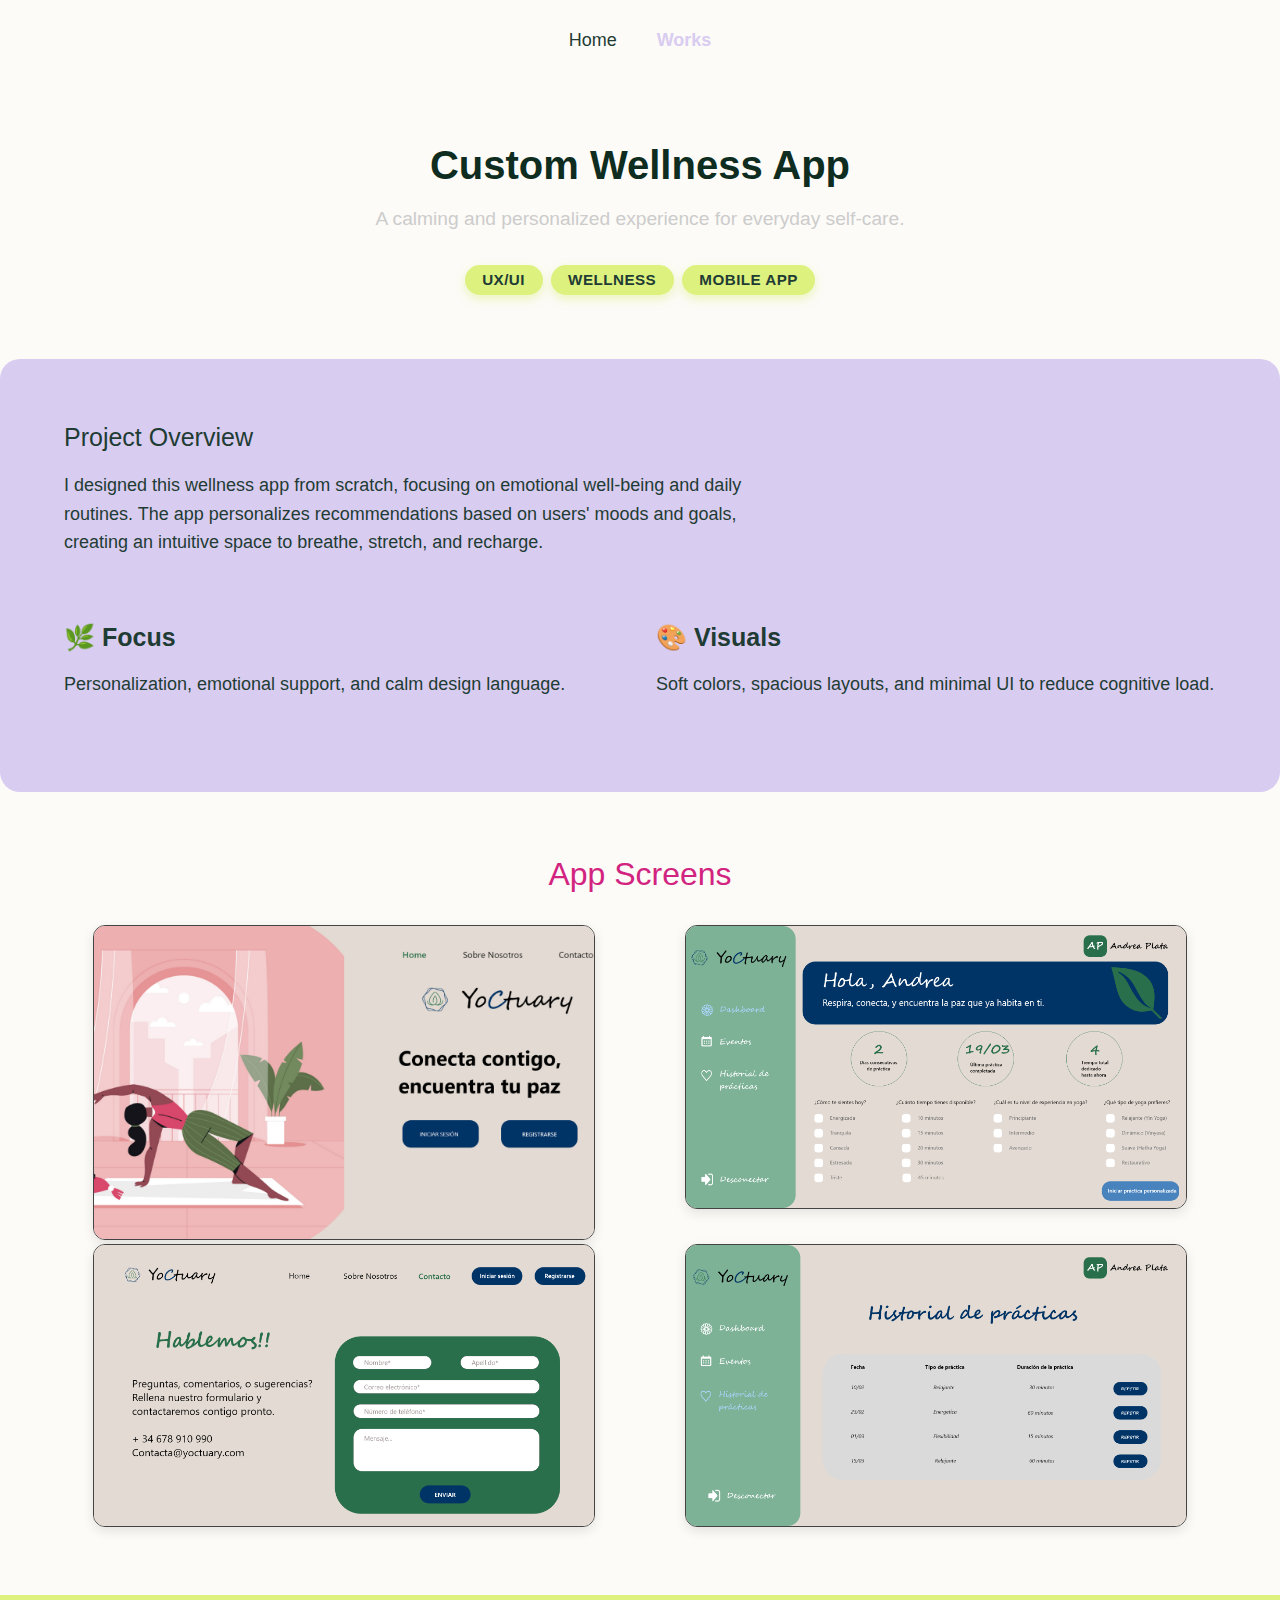
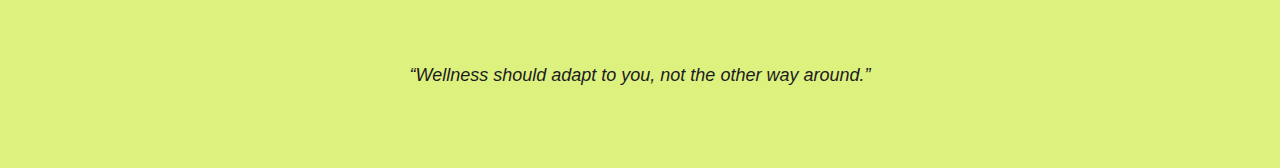
<file: yoctuary.html>
<!DOCTYPE html>
<html lang="en">
<head>
  <meta charset="UTF-8" />
  <meta name="viewport" content="width=device-width, initial-scale=1.0"/>
  <title>Custom Wellness App – UX/UI</title>
  <link rel="stylesheet" href="styles.css" />
</head>
<body>

  <header class="navbar">
    <nav>
      <ul>
        <li><a href="index.html">Home</a></li>
        <li class="active"><a href="works.html">Works</a></li>
      </ul>
    </nav>
  </header>

  <!-- HERO -->
  <section class="hero-case">
    <div class="hero-text">
      <h1>Custom Wellness App</h1>
      <p>A calming and personalized experience for everyday self-care.</p>
      <div class="tags">
        <span>UX/UI</span>
        <span>Wellness</span>
        <span>Mobile App</span>
      </div>
    </div>
  </section>

  <!-- PROJECT SUMMARY -->
  <section class="project-summary">
    <h2>Project Overview</h2>
    <p class="summary-intro">
      I designed this wellness app from scratch, focusing on emotional well-being and daily routines. The app personalizes recommendations based on users' moods and goals, creating an intuitive space to breathe, stretch, and recharge.
    </p>
    <div class="summary-grid">
      <div class="summary-point">
        <h4>🌿 Focus</h4>
        <p>Personalization, emotional support, and calm design language.</p>
      </div>
      <div class="summary-point">
        <h4>🎨 Visuals</h4>
        <p>Soft colors, spacious layouts, and minimal UI to reduce cognitive load.</p>
      </div>
    </div>
  </section>

  <!-- VISUAL SCREENS -->
  <section class="visual-modules comparison-style">
    <h2>App Screens</h2>

    <div class="compare-grid">
      <div class="compare-item">
        <img src="screen1.png" alt="Home screen of wellness app">
      </div>
      <div class="compare-item">
        <img src="screen2.png" alt="Routine selector screen">
      </div>
    </div>

    <div class="compare-grid">
      <div class="compare-item">
        <img src="screen3.png" alt="Breathing exercise screen">
      </div>
      <div class="compare-item">
        <img src="screen4.png" alt="User profile or settings screen">
      </div>
    </div>
  </section>

  <!-- QUOTE -->
  <section class="quote-block">
    <p>“Wellness should adapt to you, not the other way around.”</p>
  </section>
<div id="imageModal" class="modal">
    <span class="close">&times;</span>
  <img class="modal-content" id="modalImage" src="[data-uri]" alt="">
  </div>

  <!-- JS externo -->
  <script src="main.js"></script>
</body>
</html>
</file>
<file: styles.css>
:root {
  --light-lime: #DDF17E;
  --dark-green: #1F3C34;
  --soft-green: #38594F;
  --cream-bg: #FAF9F6;
  --highlight-purple: #D9CCF1;
  --btn-green: #C0E360;
  --accent: #D22380;
  --highlight: #38594F;
  --tag-bg: #38594F;
  --tag-text: #FAF9F6;
  --soft-bg: #F4F4F4;
}


/* Fuente y Reset básico */
body {
  margin: 0;
  font-family: "Inter", sans-serif;
  background-color: #fcfbf7;
  color: #0e2c20;
}

.container {
  display: flex;
  flex-direction: row;
  justify-content: space-between;
  align-items: center;
  padding: 60px 80px;
  min-height: 100vh;
  box-sizing: border-box;
}

.text-section {
  max-width: 50%;
}

h1 {
  font-size: 64px;
  font-weight: 800;
  line-height: 1;
  margin: 0 0 10px;
}

h2 {
  font-size: 28px;
  color: #9a7fd1;
  font-weight: 500;
  margin: 0 0 20px;
}

p {
  font-size: 18px;
  line-height: 1.6;
  color: #1b1b1f;
  margin-bottom: 30px;
}

.btn {
  display: inline-block;
  background-color: #e6f0c2;
  color: #0e2c20;
  font-weight: 600;
  padding: 14px 24px;
  border-radius: 14px;
  text-decoration: none;
  font-size: 18px;
  transition: background 0.3s;
}

.btn:hover {
  background-color: #d5e7aa;
}

.image-section {
  max-width: 45%;
}

.image-section img {
  width: 100%;
  border-radius: 24px;
}
/* Navbar */
.navbar {
  padding: 30px 80px;
  display: flex;
  justify-content: center;
}

.navbar ul {
  list-style: none;
  display: flex;
  gap: 40px;
  margin: 0;
  padding: 0;
  justify-content: center;
}

.navbar li a {
  text-decoration: none;
  font-size: 18px;
  color: var(--dark-green);
  font-weight: 500;
  transition: color 0.3s;
}

.navbar li a:hover {
  color: var(--btn-green);
}

/* Opción activa */
.navbar .active a {
  color: var(--highlight-purple);
  font-weight: 600;
}


/* Contenedor de los proyectos en 2 columnas */
.works-container {
  display: grid;
  grid-template-columns: 1fr 1fr;
  gap: 40px;
  padding: 60px 80px;
  background-color: var(--cream-bg);
  box-sizing: border-box;
}

@media (max-width: 768px) {
  .works-container {
    grid-template-columns: 1fr;
    padding: 40px 20px;
  }
}

/* Tarjetas */
.project-card {
  background: white;
  border-radius: 16px;
  overflow: hidden;
  display: flex;
  flex-direction: column;
  gap: 12px;
}

/* Imagen de proyecto */
.project-card img {
  width: 100%;
  height: auto;
  display: block;
}

/* Etiquetas (Tags) */
.tag {
  font-size: 14px;
  padding: 6px 12px;
  border-radius: 20px;
  font-weight: 500;
  display: inline-block;
  margin: 12px 20px 0;
  width: fit-content;
}
.tag.green {
  background-color:#BF6165;
  color: white;
}

.tag.lime {
  background-color: #B5BF86;
  color: #1F3C34;
}

.tag.purple {
  background-color: var(--highlight-purple);
  color: var(--dark-green);
}


.tag.alt {
  background-color: #38594F; /* Alternativo si es redesign */
}


/* Título del proyecto */
.project-card h3 {
  font-size: 20px;
  font-weight: 700;
  margin: 0 20px;
  color: var(--dark-green);
}

/* Enlace */
.project-card a {
  font-size: 16px;
  color: var(--soft-green);
  font-weight: 500;
  margin: 0 20px 20px;
  text-decoration: none;
  transition: color 0.2s;
}

.project-card a:hover {
  color: var(--btn-green);
}
/*About*/
/* Page Wrapper */
.about-page {
  max-width: 1000px;
  margin: 0 auto;
  padding: 4rem 2rem;
}

/* Intro */
.intro {
  margin-bottom: 4rem;
}

.section-title {
  font-size: 2.5rem;
  margin-bottom: 1.5rem;
  color: var(--soft-green);
}

.intro p {
  margin-bottom: 1rem;
  font-size: 1.1rem;
}

.cta {
  margin-top: 2rem;
  display: flex;
  align-items: center;
  gap: 1.5rem;
}

.btn {
  background-color: var(--btn-green);
  color: var(--dark-green);
  padding: 0.7rem 1.5rem;
  border-radius: 8px;
  text-decoration: none;
  font-weight: bold;
  transition: background 0.3s ease;
}

.btn:hover {
  background-color: var(--light-lime);
}

.signature {
  font-family: 'Brush Script MT', cursive;
  font-size: 1.6rem;
  color: var(--soft-green);
}

/* Grid Cards */
.grid-section {
  display: grid;
  gap: 2rem;
  grid-template-columns: repeat(auto-fit, minmax(280px, 1fr));
  margin-bottom: 4rem;
}

.grid-card {
  border: 2px dotted var(--soft-green);
  border-radius: 16px;
  padding: 2rem;
  background-color: var(--soft-bg);
}

.tag {
  background-color: var(--tag-bg);
  color: var(--tag-text);
  padding: 0.4rem 1rem;
  display: inline-block;
  border-radius: 12px;
  font-size: 1rem;
  margin-bottom: 1rem;
}

.pill-list {
  list-style: none;
  display: flex;
  flex-wrap: wrap;
  gap: 0.7rem;
}

.pill-list li {
  background-color: var(--highlight-purple);
  color: var(--dark-green);
  padding: 0.5rem 1rem;
  border-radius: 999px;
  font-weight: 600;
  font-size: 0.95rem;
}
.intro-photo {
  display: flex;
  flex-wrap: wrap;
  gap: 2rem;
  align-items: flex-start;
  color: var(--cream-bg);
  padding: 4rem 2rem;
  border-radius: 24px;
}

.intro-image {
  flex: 0 0 140px;
  display: flex;
  justify-content: center;
  align-items: center;
}

.intro-image img {
  width: 120px;
  height: 120px;
  object-fit: cover;
  border-radius: 50%;
  border: 4px solid var(--accent);
  box-shadow: 0 4px 12px rgba(0, 0, 0, 0.2);
}

.intro-text {
  flex: 1;
  min-width: 300px;
}

/* Contact */
.contact-section {
  text-align: center;
  margin-top: 4rem;
  color: var(--dark-green);
}

.contact-section h3 {
  font-size: 1.5rem;
  margin: 1rem 0;
}

.contact-section hr {
  border: none;
  border-top: 1px solid var(--soft-green);
  margin-bottom: 1rem;
}

/*Dark mode*/
/* HERO SECTION */
.hero-case {
  display: flex;
  flex-direction: column;
  align-items: center;
  padding: 4rem 2rem;
  gap: 2rem;
  text-align: center;
}

.hero-case img {
  width: 100%;
  max-width: 1000px;
  border-radius: 20px;
  box-shadow: 0 0 20px rgba(0,0,0,0.3);
}

.hero-text h1 {
  font-size: 2.5rem;
  margin-bottom: 0.5rem;
}

.hero-text p {
  font-size: 1.2rem;
  color: #ccc;
}

.tags {
  margin-top: 1rem;
  display: flex;
  gap: 0.5rem;
  flex-wrap: wrap;
  justify-content: center;
}

.tags span {
   background-color: var(--light-lime);
  color: #1F3C34;
  padding: 0.4rem 1.1rem;
  border-radius: 20px;
  font-size: 0.95rem;
  font-weight: 600;
  text-transform: uppercase;
  letter-spacing: 0.03em;
  box-shadow: 0 4px 10px rgba(221, 241, 126, 0.5);
  transition: background-color 0.3s ease, transform 0.2s ease;
  cursor: default;
}

.tags span:hover {
  background-color: #E4F76A;
  transform: scale(1.05);
}


/* PROJECT SUMMARY */
.project-summary {
  padding: 4rem 5%;
  background-color: #D9CCF1;
  border-radius: 20px;
  color: #FAF9F6;
}

.project-summary h2 {
  font-size: 25px;
  color: #1F3C34;
  margin-bottom: 1.2rem;
}

.summary-intro {
  font-size: 18px;
  color: #1F3C34;
  margin-bottom: 2rem;
  max-width: 700px;
}

.summary-grid {
  display: grid;
  grid-template-columns: repeat(auto-fit, minmax(250px, 1fr));
  gap: 2rem;
}

.summary-point h4 {
  font-size: 25px;
  color: #1F3C34;
  margin-bottom: 0.5rem;
}

.summary-point p {
  font-size: 18px;
  color: #1F3C34;
}

/* COMPARISON STYLE (VISUAL MODULES) */
.comparison-style {
  padding: 4rem 5%;
  text-align: center;
}

.comparison-style h2 {
  font-size: 2rem;
  margin-bottom: 2rem;
  color: var(--accent);
}

.compare-grid {
  display: flex;
  flex-wrap: wrap;
  justify-content: center;
  gap: 2rem;
}

.compare-item {
  flex: 1 1 300px;
  text-align: center;
}

.compare-item p {
  margin-bottom: 0.5rem;
  font-weight: bold;
  color: var(--highlight);
}

.compare-item img {
  width: 100%;
  max-width: 500px;
  cursor: pointer; /* Para que se vea que se puede clicar */
  border-radius: 12px;
  transition: transform 0.3s ease;
  border: 1px solid #444;
  box-shadow: 0 4px 12px rgba(0,0,0,0.1);
}

.compare-item img:hover {
  transform: scale(1.03);
}


/* QUOTE */
.quote-block {
  padding: 3rem 2rem;
  background-color: var(--light-lime);
  color: #121212;
  text-align: center;
  font-style: italic;
  font-size: 1.2rem;
}

/* === RESPONSIVE DESIGN === */
@media (max-width: 768px) {
  .overview-comparison {
    flex-direction: column;
    padding: 3rem 1.5rem;
  }

  .text-column,
  .image-column {
    flex: 1 1 100%;
  }

  .compare-pair {
    flex-direction: column;
    align-items: center;
  }

  .compare-block img {
    width: 90%; /* adaptado a pantalla pequeña */
    max-width: 300px;
  }

  .overview h2,
  .principles h2,
  .image-column h2 {
    text-align: center;
  }

  .overview p,
  .principles ul {
    text-align: center;
  }
}


/* Responsive */
@media (max-width: 900px) {
  .work-section {
    flex-direction: column;
  }

  .work-left, .work-right {
    flex: 1 1 100%;
  }

  .compare-images {
    flex-direction: column;
    gap: 1.5rem;
  }

  .compare-block img {
    max-width: 100%;
    width: 100%;
  }
}
.modal {
  display: none;
  position: fixed;
  z-index: 999;
  padding: 2rem;
  left: 0;
  top: 0;
  width: 100vw;
  height: 100vh;
  overflow: auto;
  background-color: rgba(0,0,0,0.85);
  justify-content: center;
  align-items: center;
}

.modal-content {
  max-width: 90%;
  max-height: 90%;
  border-radius: 16px;
  box-shadow: 0 0 20px rgba(0,0,0,0.4);
  transition: 0.3s ease-in-out;
}

.close {
  position: absolute;
  top: 30px;
  right: 40px;
  color: white;
  font-size: 36px;
  font-weight: bold;
  cursor: pointer;
  transition: 0.2s;
}

.close:hover {
  color: #bbb;
}
.image-hover {
  position: relative;
  display: inline-block;
  cursor: zoom-in;
}

.image-hover img {
  display: block;
  border-radius: 12px;
  width: 100%;
  height: auto;
  transition: transform 0.3s ease;
}

.hover-text {
  position: absolute;
  bottom: 10px;
  right: 10px;
  background-color: rgba(30, 30, 30, 0.7);
  color: #fff;
  font-size: 0.9rem;
  padding: 6px 12px;
  border-radius: 8px;
  opacity: 0;
  transition: opacity 0.3s ease;
  pointer-events: none;
  font-weight: 600;
}

.image-hover:hover .hover-text {
  opacity: 1;
}
/* Nuevo estilo para sección de pantallas visuales */
.visual-screens-clean {
  padding: 4rem 2rem;
  background-color: #fafafa;
}

.visual-screens-clean h2 {
  text-align: center;
  font-size: 2rem;
  margin-bottom: 2rem;
  color: #333;
}

.screen-grid {
  display: grid;
  grid-template-columns: repeat(auto-fit, minmax(280px, 1fr));
  gap: 1.5rem;
  justify-items: center;
  align-items: start;
}

.screen-grid img {
  max-width: 100%;
  height: auto;
  border-radius: 12px;
  box-shadow: 0 6px 12px rgba(0, 0, 0, 0.1);
  transition: transform 0.3s ease;
}

.screen-grid img:hover {
  transform: scale(1.02);
}
</file>
